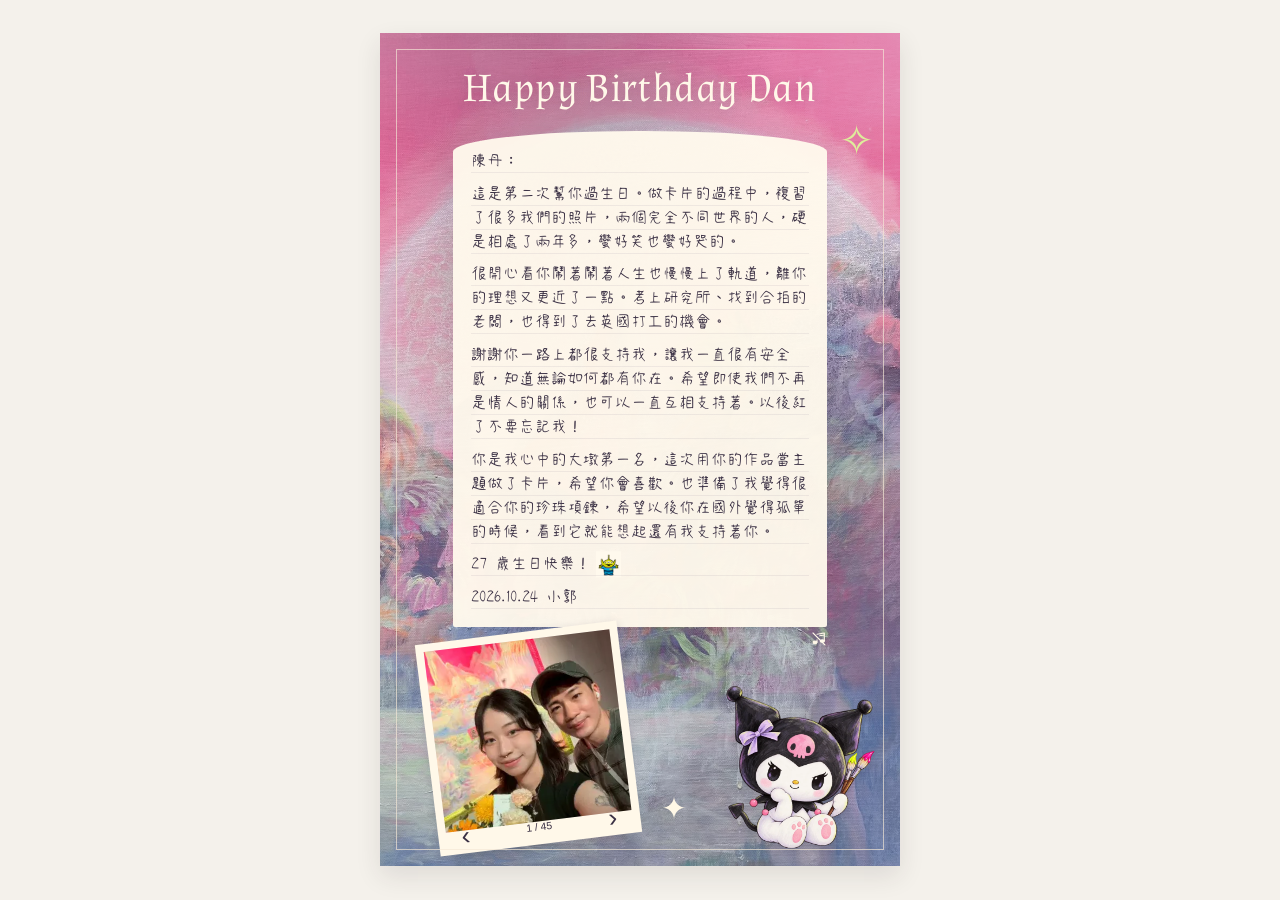
<file: index.html>
<!doctype html>
<html lang="zh-Hant">
<head>
  <meta charset="utf-8">
  <meta name="viewport" content="width=device-width, initial-scale=1">
  <title>Happy Birthday Dan</title>
  <link rel="icon" type="image/png" href="./assets/favicon.png">
  <link rel="preload" href="./assets/kuromi.webp" as="image" type="image/webp">
  <link rel="preload" href="./assets/fonts/letter-handwriting.woff2" as="font" type="font/woff2" crossorigin>
  <link rel="preload" href="./assets/fonts/almendra-regular.ttf" as="font" type="font/ttf" crossorigin>
  <link rel="stylesheet" href="./styles.css">
  <script type="module" src="./card.js"></script>
</head>
<body>
  <main><article class="card" aria-label="給 Dan 的生日卡片"></article></main>
  <noscript>請開啟 JavaScript，以顯示生日卡片與相簿。</noscript>
</body>
</html>
</file>
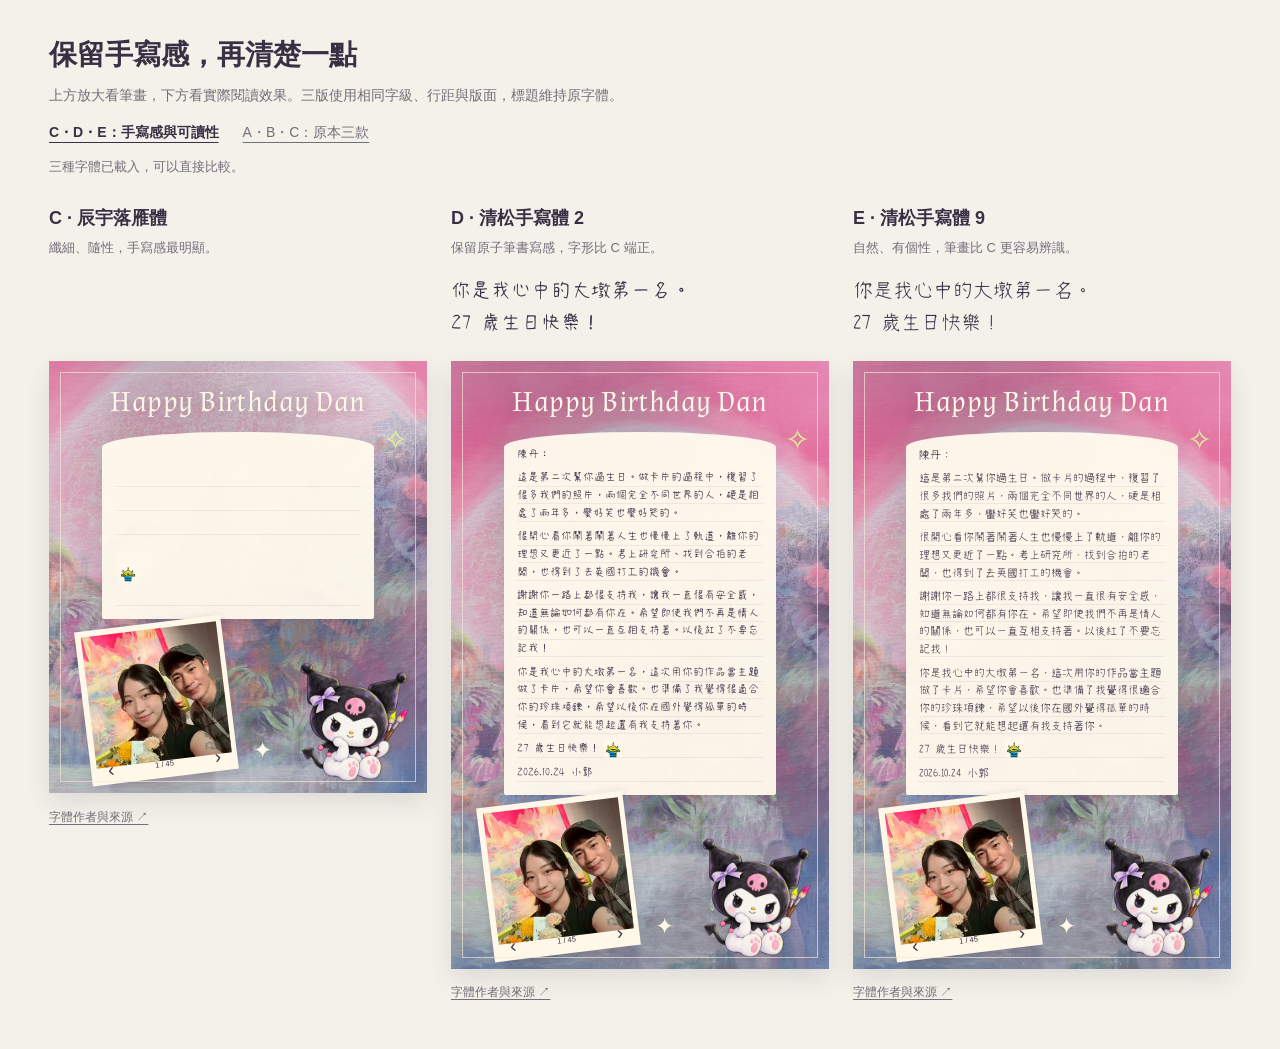
<file: font-preview.html>
<!doctype html>
<html lang="zh-Hant">
<head>
  <meta charset="utf-8">
  <meta name="viewport" content="width=device-width, initial-scale=1">
  <title>三種手寫字體比較 · Dan 的生日卡片</title>
  <link rel="stylesheet" href="./styles.css">
  <style>
    @font-face { font-family: 'Birthday Preview A'; src: url('./assets/font-preview/wenkai.woff2') format('woff2'); font-weight: 400; font-display: swap; }
    @font-face { font-family: 'Birthday Preview B'; src: url('./assets/font-preview/iansui.woff2') format('woff2'); font-weight: 400; font-display: swap; }
    @font-face { font-family: 'Birthday Preview C'; src: url('./assets/font-preview/chenyu.woff2') format('woff2'); font-weight: 400; font-display: swap; }
    @font-face { font-family: 'Birthday Preview D'; src: url('./assets/fonts/letter-handwriting.woff2') format('woff2'); font-weight: 400; font-display: swap; }
    @font-face { font-family: 'Birthday Preview E'; src: url('./assets/font-preview/jason9.woff2') format('woff2'); font-weight: 400; font-display: swap; }
    body { background: #f4f1eb; }
    .preview-page { display: block; place-items: normal; max-width: 1246px; margin: auto; padding: 36px 32px 48px; }
    .preview-heading { margin: 0 0 10px; font-size: 28px; font-weight: 600; }
    .preview-intro { margin: 0; color: #756d78; font-size: 14px; line-height: 1.7; }
    .preview-status { min-height: 24px; margin: 8px 0 24px; color: #756d78; font-size: 13px; }
    .preview-nav { display: flex; flex-wrap: wrap; gap: 12px 24px; margin: 16px 0; font-size: 14px; }
    .preview-nav a { color: #756d78; text-underline-offset: 5px; }
    .preview-nav a[aria-current="page"] { color: #3a3044; font-weight: 600; }
    .preview-grid { display: grid; width: 100%; grid-template-columns: repeat(3, minmax(0, 1fr)); gap: 24px; align-items: start; }
    .preview-option { min-width: 0; }
    .preview-label { margin: 0 0 8px; font-size: 18px; font-weight: 600; }
    .preview-description { margin: 0; color: #756d78; font-size: 13px; line-height: 1.6; }
    .preview-sample { font-family: var(--preview-font), serif; font-size: 20px; font-weight: 400; line-height: 1.6; margin: 16px 0 22px; white-space: pre-line; min-height: 64px; }
    .preview-option .card { width: 100%; }
    .preview-option .letter-message { font-family: var(--preview-font), serif; }
    .preview-source { display: inline-block; margin-top: 16px; color: #756d78; font-size: 12px; text-underline-offset: 3px; }
    @media (max-width: 980px) {
      .preview-page { padding: 28px 12px; }
      .preview-grid { grid-template-columns: minmax(0, 378px); justify-content: center; gap: 40px; }
      .preview-heading, .preview-intro, .preview-status { max-width: 378px; margin-left: auto; margin-right: auto; }
    }
  </style>
</head>
<body>
  <main class="preview-page">
    <h1 class="preview-heading">三種手寫字體，放進同一張卡片</h1>
    <p class="preview-intro">上方放大看筆畫，下方看實際閱讀效果。三版使用相同字級、行距與版面，標題維持原字體。</p>
    <nav class="preview-nav" aria-label="字體比較組別">
      <a href="?set=natural" data-set="natural">C・D・E：手寫感與可讀性</a>
      <a href="?set=original" data-set="original">A・B・C：原本三款</a>
    </nav>
    <p class="preview-status" role="status">正在載入三種字體…</p>
    <div class="preview-grid"></div>
  </main>
  <script type="module">
    import { cardContent } from './card-content.js';
    import { createBackground } from './components/background.js';
    import { createTitle } from './components/title.js';
    import { createLetter } from './components/letter.js';
    import { createAlbum } from './components/album.js';
    import { createCharacter } from './components/character.js';
    import { createDecorations } from './components/decorations.js';

    const allOptions = [
      { id: 'A', name: '霞鶩文楷 TC', description: '工整、溫柔，長段落比較容易讀。', source: 'https://github.com/lxgw/LxgwWenkaiTC' },
      { id: 'B', name: '芫荽', description: '筆觸自然，像認真寫下的一封信。', source: 'https://github.com/ButTaiwan/iansui' },
      { id: 'C', name: '辰宇落雁體', description: '纖細、隨性，手寫感最明顯。', source: 'https://github.com/Chenyu-otf/chenyuluoyan_thin' },
      { id: 'D', name: '清松手寫體 2', description: '保留原子筆書寫感，字形比 C 端正。', source: 'https://github.com/max32002/JasonHandWritingFonts' },
      { id: 'E', name: '清松手寫體 9', description: '自然、有個性，筆畫比 C 更容易辨識。', source: 'https://github.com/jasonhandwriting/JasonHandwriting' },
    ];
    const group = new URLSearchParams(location.search).get('set') === 'original' ? 'original' : 'natural';
    const options = group === 'original' ? allOptions.slice(0, 3) : allOptions.slice(2);
    document.querySelector(`[data-set="${group}"]`).setAttribute('aria-current', 'page');
    if (group === 'natural') document.querySelector('.preview-heading').textContent = '保留手寫感，再清楚一點';

    for (const option of options) {
      const section = document.createElement('section');
      section.className = 'preview-option';
      section.style.setProperty('--preview-font', `'Birthday Preview ${option.id}'`);
      section.innerHTML = `<h2 class="preview-label">${option.id} · ${option.name}</h2>
        <p class="preview-description">${option.description}</p>
        <p class="preview-sample">你是我心中的大墩第一名。\n27 歲生日快樂！</p>`;
      const card = document.createElement('article');
      card.className = 'card';
      card.setAttribute('aria-label', `${option.name}卡片預覽`);
      card.append(
        createBackground(cardContent.background), createTitle(cardContent.title),
        createLetter(cardContent.letter, cardContent.letterSticker), createAlbum(cardContent.photos, cardContent.albumBackground),
        createCharacter(cardContent.character), createDecorations(),
      );
      const source = document.createElement('a');
      source.className = 'preview-source';
      source.href = option.source;
      source.textContent = '字體作者與來源 ↗';
      section.append(card, source);
      document.querySelector('.preview-grid').append(section);
    }

    try {
      await Promise.all(options.map(option => document.fonts.load(`16px "Birthday Preview ${option.id}"`)));
      document.querySelector('.preview-status').textContent = '三種字體已載入，可以直接比較。';
    } catch {
      document.querySelector('.preview-status').textContent = '字體尚未載入成功，請重新整理後再比較。';
    }
  </script>
</body>
</html>
</file>
<file: styles.css>
@import './components/background.css';
@import './components/title.css';
@import './components/subtitle.css';
@import './components/letter.css';
@import './components/album.css';
@import './components/character.css';
@import './components/decorations.css';
@import './components/music.css';

* { box-sizing: border-box; }
body { margin: 0; background: #f4f1eb; color: #3a3044; font-family: -apple-system, BlinkMacSystemFont, 'PingFang TC', sans-serif; }
main { min-height: 100svh; display: grid; place-items: center; padding: 12px 8px; }
.card { width: min(100%, 520px); position: relative; overflow: hidden; container-type: inline-size; background: #c4b2d7; box-shadow: 0 10px 24px #30252b1c; }
.card img { display: block; }
button { font: inherit; color: inherit; cursor: pointer; touch-action: manipulation; }
button:focus-visible { outline: 3px solid #8356a1; outline-offset: 3px; }
body:has(dialog[open]) { overflow: hidden; }
</file>
